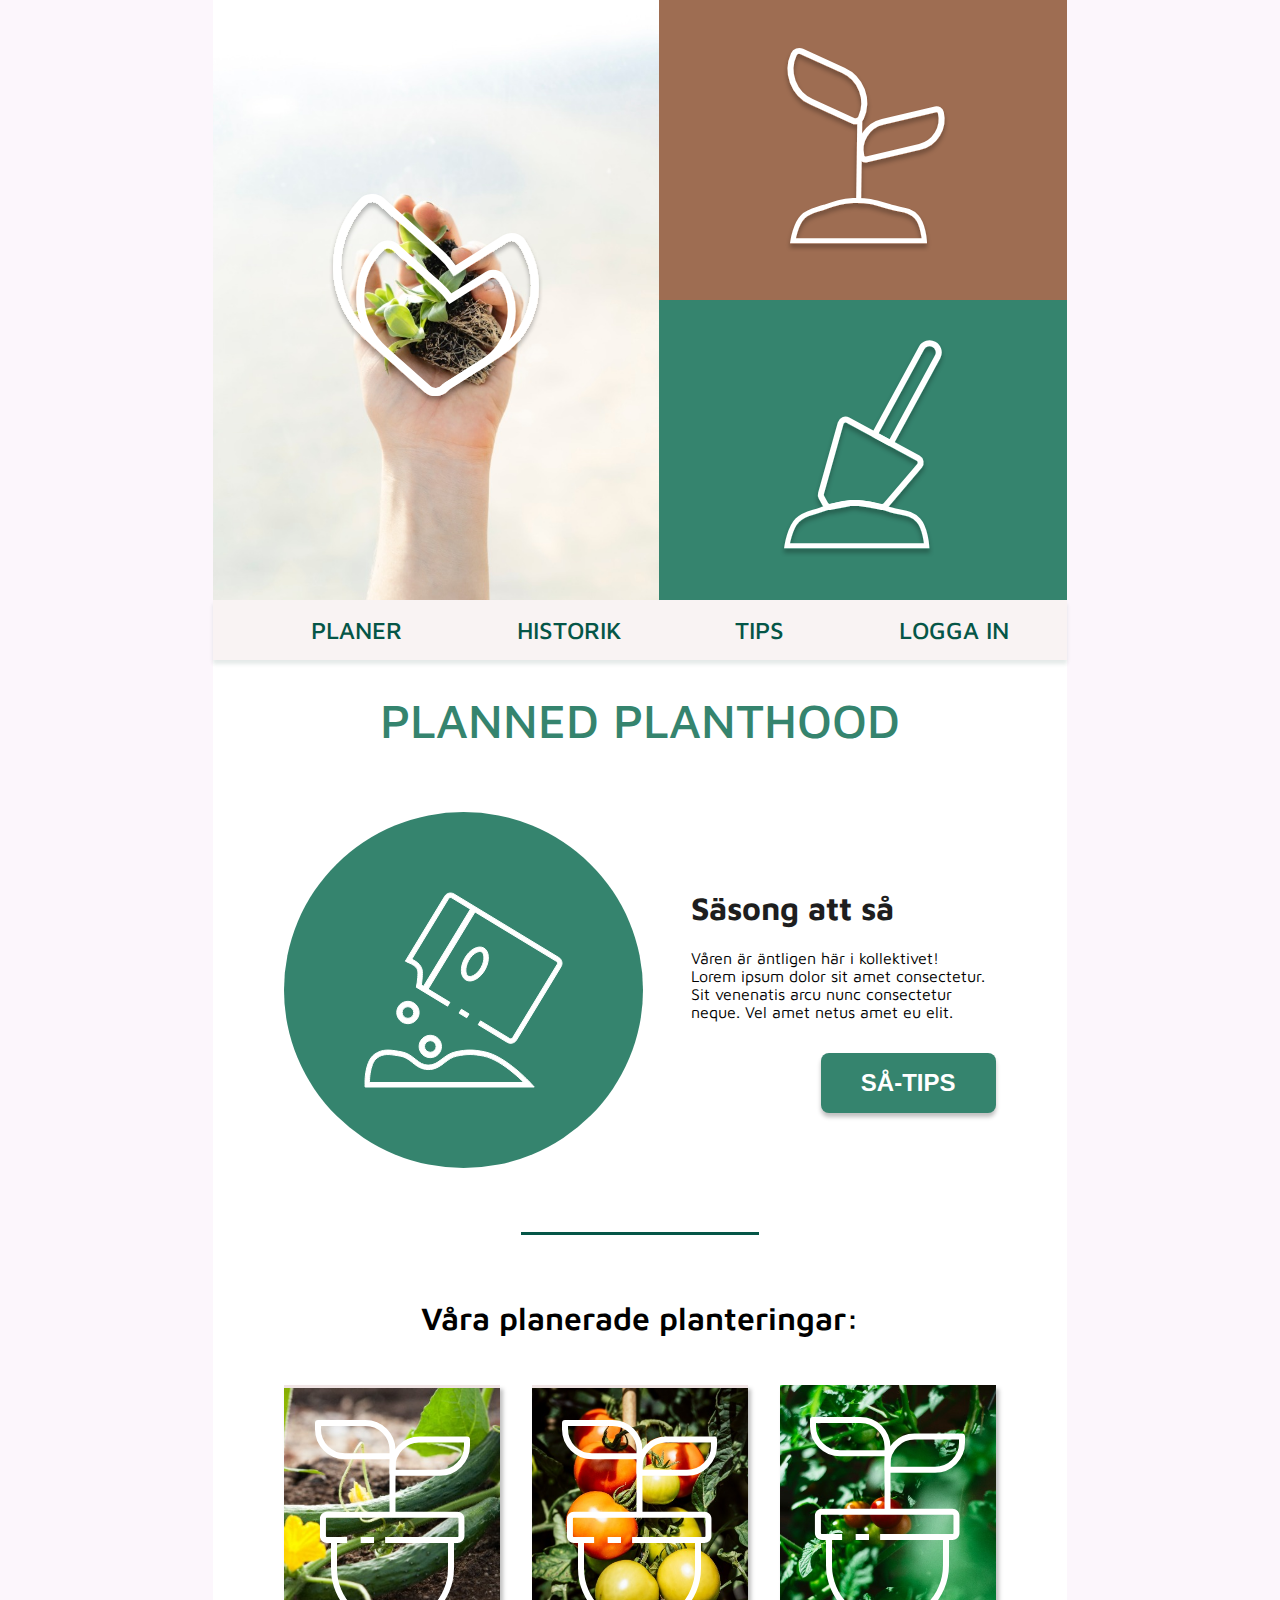
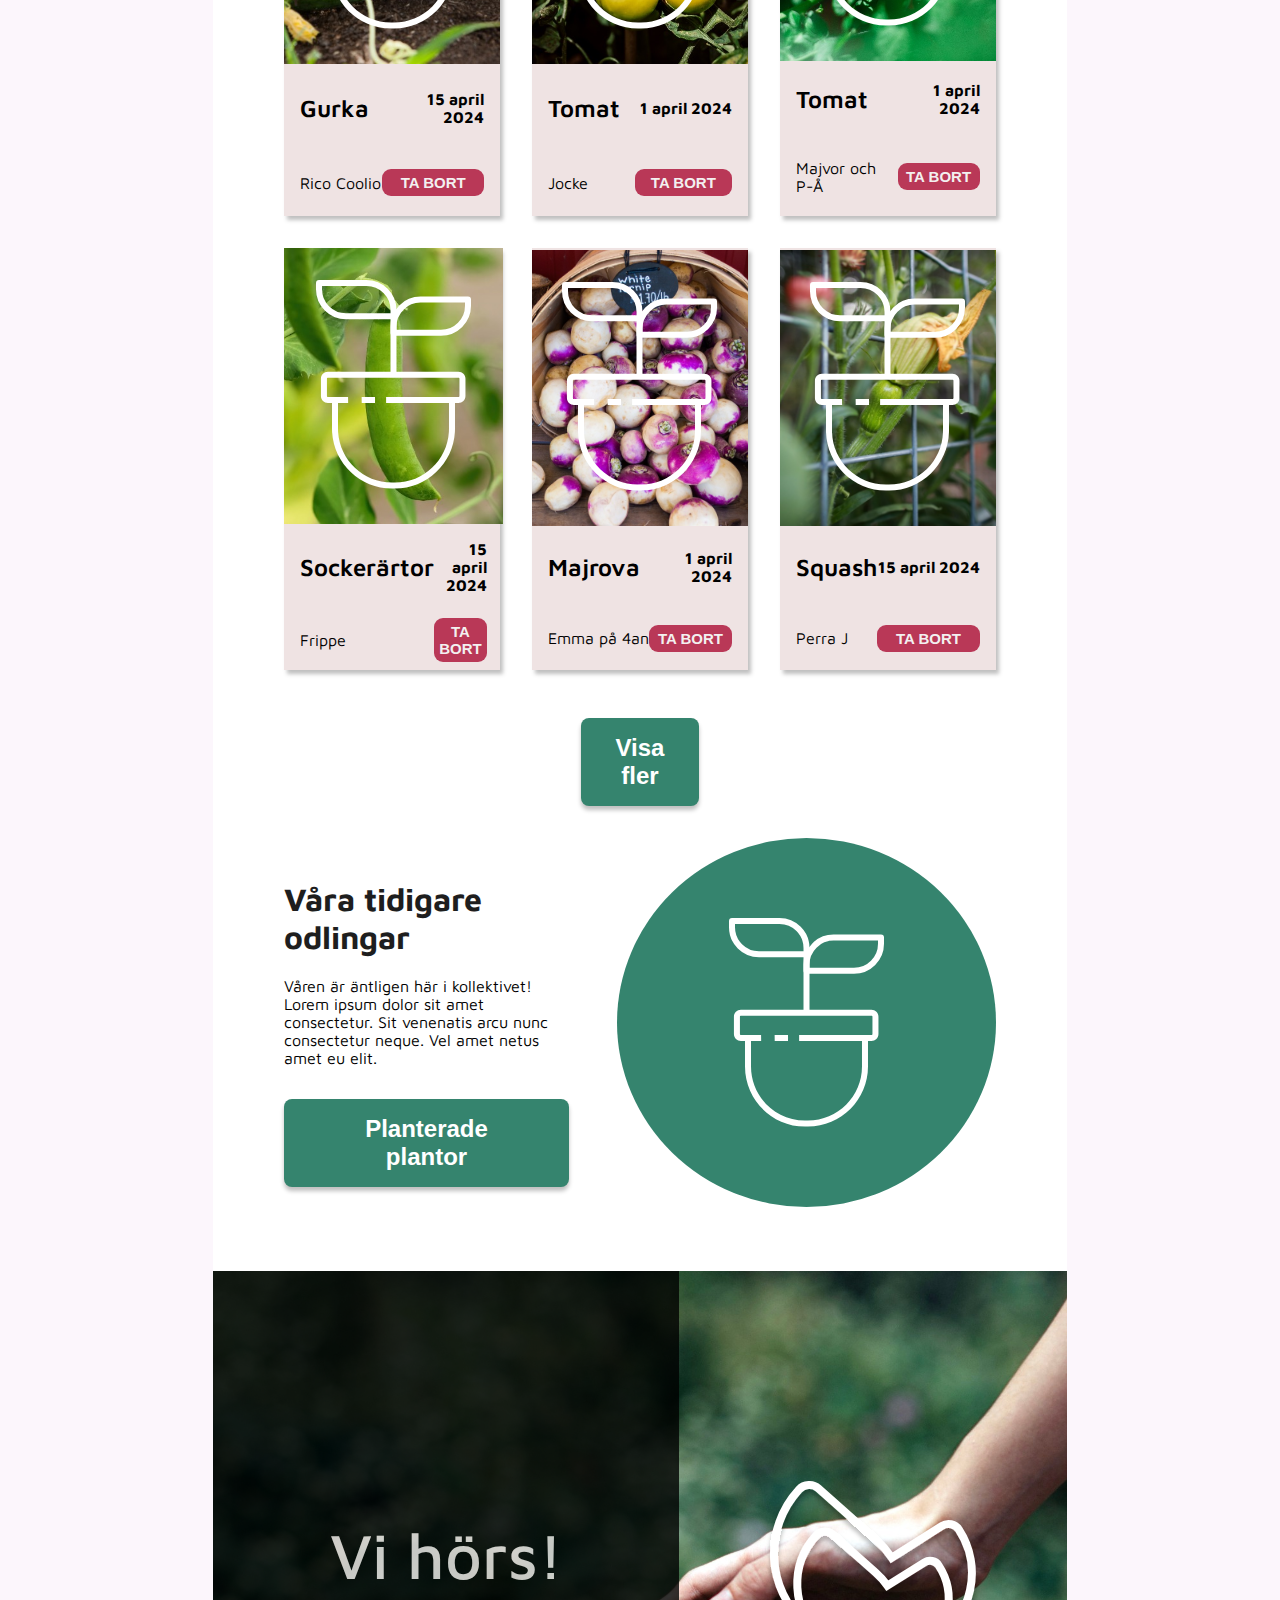
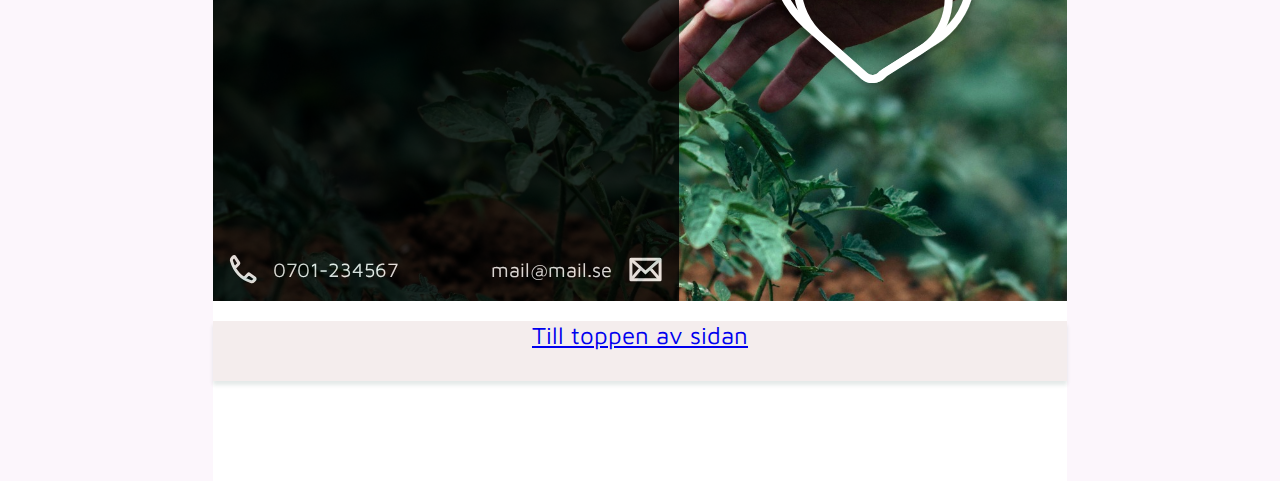
<file: index.html>
<!DOCTYPE html>
<html lang="sv">
  <head>
    <meta charset="UTF-8" />
    <meta name="viewport" content="width=device-width, initial-scale=1.0" />
    <title>Planned Planthood</title>
    <link rel="stylesheet" href="/index.css" />
  </head>

  <body>
    <header>
      <figure class="header-items logo">
        <img src="/assets/Logo.svg" alt="Plant Logo" />
      </figure>

      <input class="header-items burgir" type="checkbox" />

      <figure class="header-items burgir"><img src="/assets/burgir.svg" alt="Hamburger" /></figure>

      <figure class="header-items seedling">
        <img src="/assets/seedling.svg" alt="Din Planta" />
      </figure>

      <figure class="header-items dig">
        <img src="/assets/dig.svg" alt="Grävverktyg" />
      </figure>

      <nav class="header-items">
        <ul>
          <li>
            <a href="#">PLANER</a>
          </li>
          <li>
            <a href="#">HISTORIK</a>
          </li>
          <li>
            <a href="#">TIPS</a>
          </li>
          <li>
            <a href="#">LOGGA IN</a>
          </li>
        </ul>
      </nav>
    </header>

    <main>
      <h1>PLANNED PLANTHOOD</h1>

      <article class="season">
        <figure class="seed-package">
          <img src="/assets/Vectorseedpackage.svg" alt="Seeds poured from package" />
        </figure>

        <section class="sow">
          <h1>Säsong att så</h1>
          <p>Våren är äntligen här i kollektivet!</p>
          <p>
            Lorem ipsum dolor sit amet consectetur. Sit venenatis arcu nunc consectetur neque. Vel
            amet netus amet eu elit.
          </p>
          <button class="theme-button">SÅ-TIPS</button>
        </section>
      </article>

      <section class="planted-plants">
        <div class="border"></div>

        <h2>Våra planerade planteringar:</h2>

        <section class="cards">
          <article class="card">
            <figure class="gurka">
              <img src="/assets/plant.svg" alt="Gurka" />
            </figure>
            <h3>Gurka</h3>
            <p>15 april 2024</p>
            <h4>Rico Coolio</h4>
            <figure class="trash-icon">
              <img src="/assets/Vector (Stroke).svg" alt="Trash" />
            </figure>
            <button class="delete">TA BORT</button>
          </article>

          <article class="card">
            <figure class="tomater">
              <img src="/assets/plant.svg" alt="Tomat" />
            </figure>
            <h3>Tomat</h3>
            <p>1 april 2024</p>
            <h4>Jocke</h4>
            <figure class="trash-icon">
              <img src="/assets/Vector (Stroke).svg" alt="Skräp" />
            </figure>
            <button class="delete">TA BORT</button>
          </article>

          <article class="card">
            <figure class="tomat">
              <img src="/assets/plant.svg" alt="Tomat" />
            </figure>
            <h3>Tomat</h3>
            <p>1 april 2024</p>
            <h4>Majvor och P-Å</h4>
            <figure class="trash-icon">
              <img src="/assets/Vector (Stroke).svg" alt="Trash" />
            </figure>
            <button class="delete">TA BORT</button>
          </article>

          <article class="card">
            <figure class="greens">
              <img src="/assets/plant.svg" alt="Sugar Snap Peas" />
            </figure>
            <h3>Sockerärtor</h3>
            <p>15 april 2024</p>
            <h4>Frippe</h4>
            <figure class="trash-icon">
              <img src="/assets/Vector (Stroke).svg" alt="Trash" />
            </figure>
            <button class="delete">TA BORT</button>
          </article>

          <article class="card">
            <figure class="turnips">
              <img src="/assets/plant.svg" alt="Turnips" />
            </figure>
            <h3>Majrova</h3>
            <p>1 april 2024</p>
            <h4>Emma på 4an</h4>
            <figure class="trash-icon">
              <img src="/assets/Vector (Stroke).svg" alt="Trash" />
            </figure>
            <button class="delete">TA BORT</button>
          </article>

          <article class="card">
            <figure class="squash">
              <img src="/assets/plant.svg" alt="Squash" />
            </figure>
            <h3>Squash</h3>
            <p>15 april 2024</p>
            <h4>Perra J</h4>
            <figure class="trash-icon">
              <img src="/assets/Vector (Stroke).svg" alt="Trash" />
            </figure>
            <button class="delete">TA BORT</button>
          </article>
        </section>

        <button class="theme-button show-more">Visa fler</button>
      </section>

      <article class="earlier">
        <section class="sow">
          <h1>Våra tidigare odlingar</h1>
          <p>Våren är äntligen här i kollektivet!</p>
          <p>
            Lorem ipsum dolor sit amet consectetur. Sit venenatis arcu nunc consectetur neque. Vel
            amet netus amet eu elit.
          </p>
          <button class="theme-button">Planterade plantor</button>
        </section>

        <figure class="earlier-plant">
          <img src="/assets/plant.svg" alt="Plant in pot" />
        </figure>
      </article>
    </main>

    <footer>
      <section class="footer-area">
        <section class="footer-information">
          <h1>Vi hörs!</h1>

          <address>
            <figure>
              <img src="/assets/phone.svg" alt="Telephone" />
              <h3>0701-234567</h3>
            </figure>

            <figure>
              <h3>mail@mail.se</h3>
              <img src="/assets/envelope.svg" alt="Envelope" />
            </figure>
          </address>
        </section>

        <figure class="footer-logo">
          <img src="/assets/Logo.svg" alt="Plant Logo" />
        </figure>
      </section>

      <h2>
        <a href="#">Till toppen av sidan</a>
      </h2>
    </footer>
  </body>
</html>
</file>
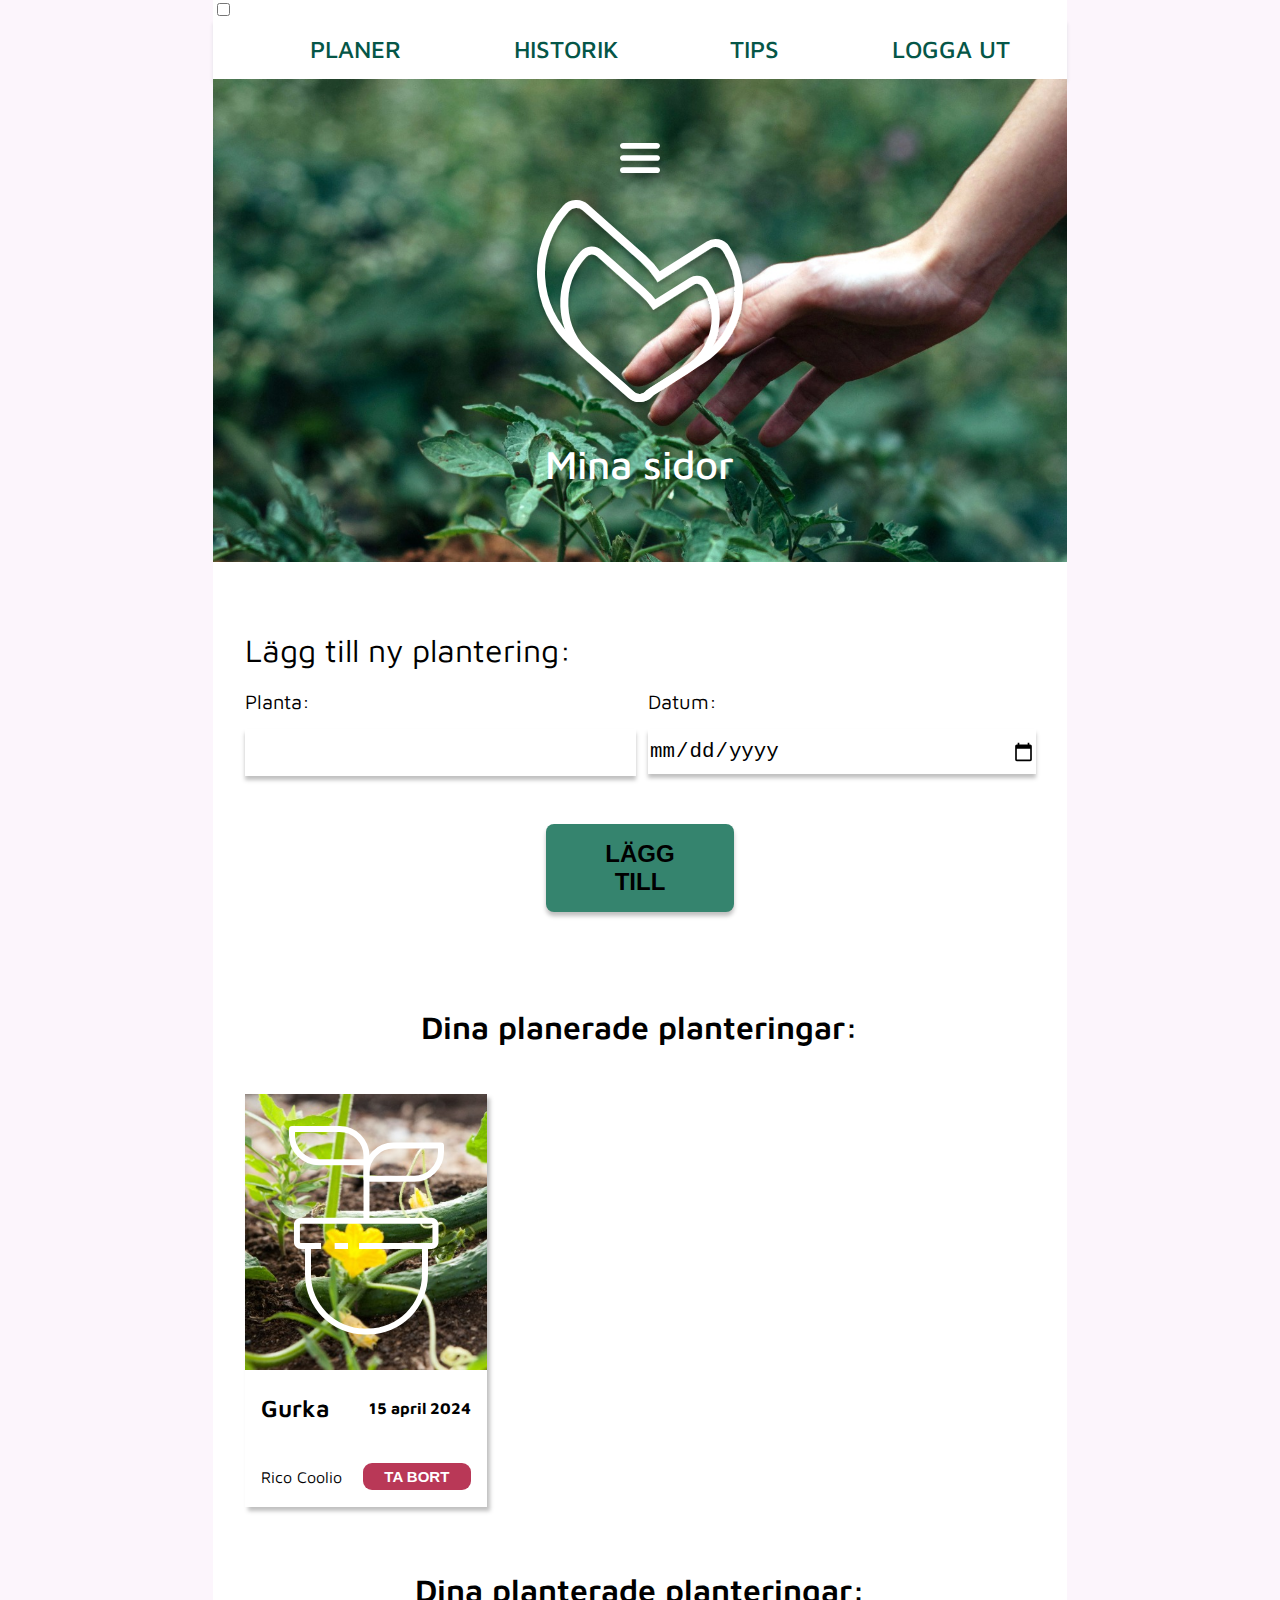
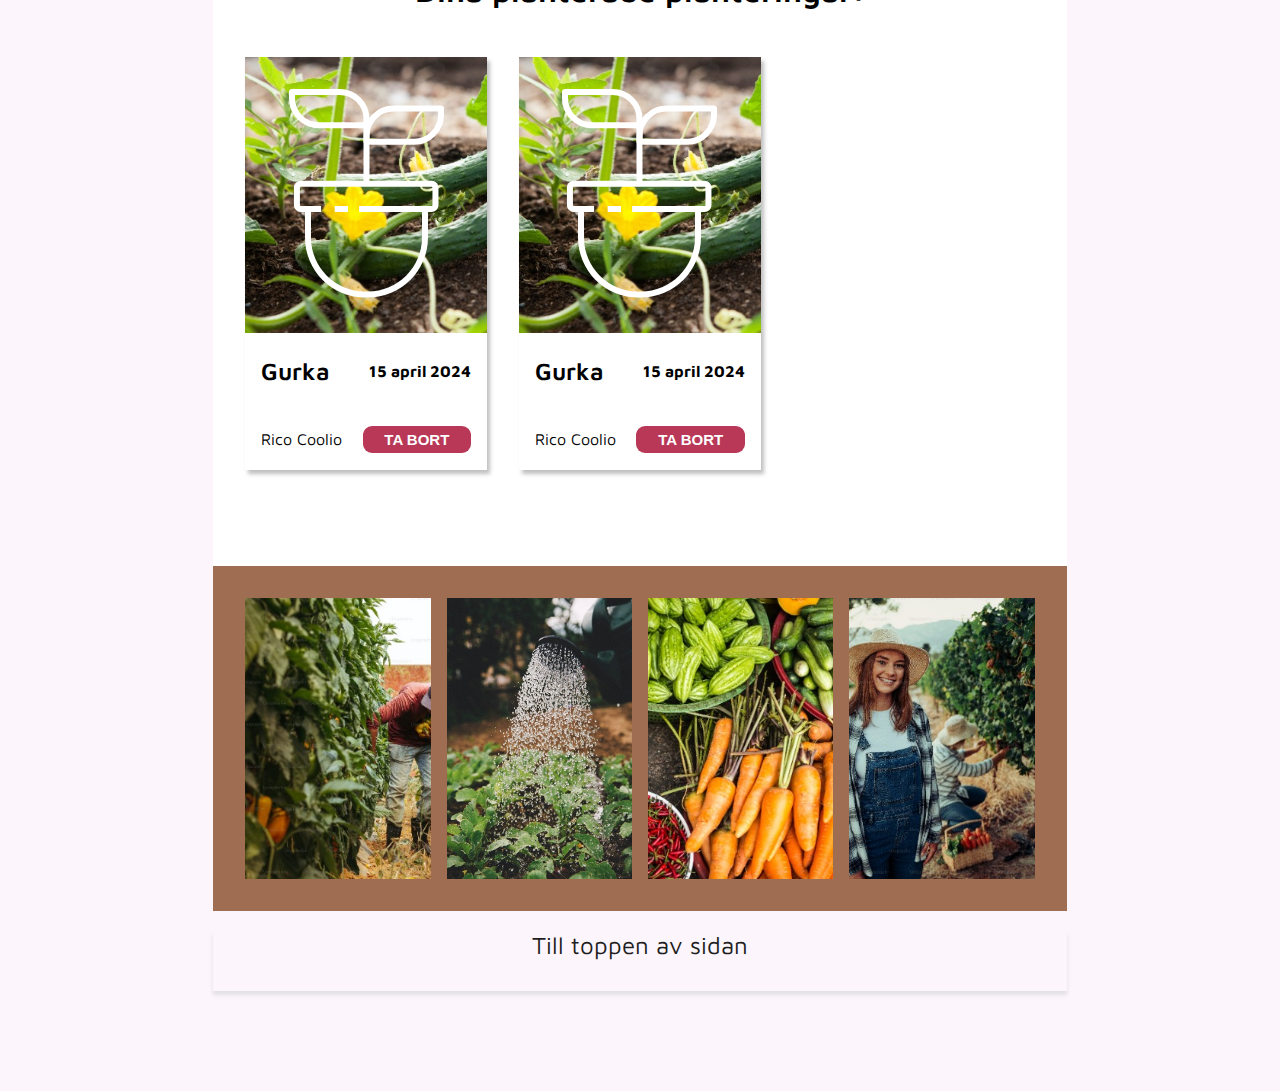
<file: plantage.html>
<!DOCTYPE html>
<html lang="sv">
  <head>
    <meta charset="UTF-8" />
    <meta name="viewport" content="width=device-width, initial-scale=1.0" />
    <title>Mina sidor</title>
    <link rel="stylesheet" href="plantage.css" />
  </head>

  <body>
    <header>
      <input class="burger" type="checkbox" />

      <nav>
        <ul>
          <li>
            <a href="#">PLANER</a>
          </li>
          <li>
            <a href="#">HISTORIK</a>
          </li>
          <li>
            <a href="#">TIPS</a>
          </li>
          <li>
            <a href="/index.html">LOGGA UT</a>
          </li>
        </ul>
      </nav>

      <section class="header-image-area">
        <figure class="burger">
          <img src="/assets/burgir.svg" alt="Hamburger" />
        </figure>

        <figure class="header-logo">
          <img src="/assets/Logo.svg" alt="Plant Logo" />
        </figure>

        <h1>Mina sidor</h1>
      </section>
    </header>

    <main>
      <h1>Lägg till ny plantering:</h1>

      <form action="" method="post" class="add-plant">
        <label for="name">Planta: </label>
        <input type="text" name="name" id="name" />

        <label for="date">Datum: </label>
        <input type="date" name="date" id="date" />

        <button class="theme-button">LÄGG TILL</button>
      </form>

      <section class="planned-plants" id="planned">
        <h2>Dina planerade planteringar:</h2>

        <section class="cards">
          <article class="card">
            <figure class="cucumber">
              <img src="/assets/plant.svg" alt="Cucumber" />
            </figure>
            <h3>Gurka</h3>
            <p>15 april 2024</p>
            <h4>Rico Coolio</h4>
            <figure class="trash-icon">
              <img src="/assets/Vector (Stroke).svg" alt="Trash" />
            </figure>
            <button class="delete">TA BORT</button>
          </article>
        </section>
      </section>

      <section class="planted-plants" id="historik">
        <h2>Dina planterade planteringar:</h2>

        <section class="cards">
          <article class="card">
            <figure class="cucumber">
              <img src="/assets/plant.svg" alt="Gurka" />
            </figure>
            <h3>Gurka</h3>
            <p>15 april 2024</p>
            <h4>Rico Coolio</h4>
            <figure class="trash-icon">
              <img src="/assets/Vector (Stroke).svg" alt="Trash" />
            </figure>
            <button class="delete">TA BORT</button>
          </article>

          <article class="card">
            <figure class="cucumber">
              <img src="/assets/plant.svg" alt="Cucumber" />
            </figure>
            <h3>Gurka</h3>
            <p>15 april 2024</p>
            <h4>Rico Coolio</h4>
            <figure class="trash-icon">
              <img src="/assets/Vector (Stroke).svg" alt="Trash" />
            </figure>
            <button class="delete">TA BORT</button>
          </article>
        </section>
      </section>
    </main>

    <footer>
      <section class="footer-images">
        <figure>
          <img src="/assets/picking-fruits.jpeg" alt="Plocka frukter" />
        </figure>

        <figure>
          <img src="/assets/watering.jpeg" alt="Watering plants" class="vertical-image" />
        </figure>

        <figure>
          <img src="/assets/vegetables.jpeg" alt="Grönsaker" />
        </figure>

        <figure>
          <img src="/assets/girl.jpeg" alt="Tjej på fätet" />
        </figure>
      </section>

      <h2><a href="#">Till toppen av sidan</a></h2>
    </footer>
  </body>
</html>
</file>
<file: index.css>
@import url('https://fonts.googleapis.com/css2?family=Open+Sans:ital,wght@0,300..800;1,300..800&display=swap');
@import url('https://fonts.googleapis.com/css2?family=Lato:ital,wght@0,100;0,300;0,400;0,700;0,900;1,100;1,300;1,400;1,700;1,900&family=Maven+Pro:wght@400..900&display=swap');

:root {
    --theme-green-color: #35846E;
    --link-green-color: #055647;
    --button-bg-color: #B93857;
    --background-margin-color: #FCF5FC;
    --background-content-color: #FFFFFF;
}

body {
    height: 100vh;
    margin: 0;
    font-family: 'Maven Pro';
    display: grid;
    grid-template-columns: repeat(6, 1fr);
    background-color: #FCF6FC;
}

header {
    display: grid;
    justify-items: center;
    grid-column: 2 / 6;
    grid-template-rows: 5fr 5fr 1fr;
    background-color: #F6F6F4;

    .header-items {
        margin: 0;
        width: 100%;
        align-content: center;
        text-align-last: center;
    }

    .burgir {
        display: none;
    }

    nav {
        grid-column: span 2;
        background-color: rgb(249, 243, 243);
        padding: 1rem 0;
        box-shadow: 0px 4px 4px 0px #03382F1C;
        z-index: 2;

        ul {
            display: flex;
            list-style-type: none;
            justify-content: space-around;
            margin: 0;

            a {
                text-decoration: none;
                font-size: 1.5rem;
                color: var(--link-green-color);
                font-weight: 500;
            }
        }
    }
}

.logo {
    grid-row: span 2;
    background: url(/assets/logo-hand.jpeg);
    background-size: cover;
    background-repeat: no-repeat;
    background-position: center;
}

.seedling {
    grid-column-start: 2;
    background-color: #9E6D52;
}

.dig {
    background-color: var(--theme-green-color);
}

main {
    display: grid;
    grid-column: 2 / 6;
    grid-template-columns: repeat(12, 1fr);
    background-color: var(--background-content-color);

    >* {
        grid-column: 2 / 12;
    }

    .theme-button {
        background-color: var(--theme-green-color);
        box-shadow: 0px 4px 4px 0px #00000040;
        color: white;
        border-radius: 8px;
        border: thin;
        padding: 1rem;
        font-size: 24px;
        font-weight: 600;
    }

    h1 {
        font-size: 48px;
        color: var(--theme-green-color);
        text-align: center;
        font-weight: 500;
    }

    article.season,
    article.earlier {
        gap: 3rem;
        margin: 2rem 0 4rem 0;
        display: flex;

        figure {
            background-color: var(--theme-green-color);
            border-radius: 100%;
            display: flex;
            align-items: center;
            justify-content: center;
            margin: 0;

            img {
                padding: 5rem;
            }
        }

        .sow {
            display: flex;
            flex-direction: column;
            align-self: center;

            h1 {
                text-align: left;
                color: #1E1E1E;
                font-size: 32px;
                font-weight: 700;
            }

            p {
                font-size: 16px;
                font-weight: 400;
                margin: 0;
            }

            button {
                margin-top: 2rem;
                align-self: self-end;
            }
        }
    }

    article.earlier {
        .sow>.theme-button {
            align-self: flex-start;
        }

        figure>img {
            padding: 5rem 7rem;
        }
    }

    .gurka {
        background: url(/assets/cucumber.jpeg);
    }

    .tomater {
        background: url(/assets/tomatoes.jpeg);
    }

    .tomat {
        background: url(/assets/tomato.jpeg);
    }

    .greens {
        background: url(/assets/greens.jpeg);
    }

    .turnips {
        background: url(/assets/turnips.jpeg);
    }

    .squash {
        background: url(/assets/flower.jpeg);
    }

    .trash-icon {
        display: none;
    }

    .planted-plants {
        display: grid;
        grid-template-columns: repeat(12, 1fr);

        .border {
            grid-column: 5 / 9;
            border-top: solid;
            border-color: var(--link-green-color);
        }

        h2 {
            margin-top: 4rem;
            margin-bottom: 3rem;
            font-size: 32px;
            font-weight: 600;
            text-align: center;
            grid-column: span 12;
        }

        .cards {
            display: grid;
            grid-template-columns: repeat(12, 1fr);
            grid-column: span 12;
            gap: 2rem;
            margin-bottom: 3rem;

            article.card {
                background-color: rgb(239, 227, 227);
                box-shadow: 3px 4px 4px 0px #00000040;
                display: grid;
                grid-column: span 4;
                align-items: center;

                h3 {
                    font-size: 24px;
                    font-weight: 600;
                }

                h3,
                h4 {
                    margin-left: 1rem;
                }

                h4 {
                    font-weight: 300;
                    font-size: 16px;
                }

                figure {
                    margin: 0;
                    background-size: cover;
                    background-position: center;
                    text-align: center;
                    grid-column: span 4;

                    img {
                        padding: 2rem 0;
                    }
                }

                p {
                    font-size: 16px;
                    text-align: right;
                }

                p,
                button.delete {
                    grid-column-start: 4;
                    font-weight: 700;
                    margin-right: 1rem;
                }

                button.delete {
                    background-color: var(--button-bg-color);
                    color: rgb(243, 240, 240);
                    border-radius: 9px;
                    border: thin;
                    padding: 0.3rem;
                    font-size: 15px;
                }
            }
        }

        button.show-more {
            padding: 1rem;
        }
    }

    button.theme-button {
        padding: 1rem 2.5rem;
        grid-column: 6 / 8;
    }
}

footer {
    display: grid;
    grid-column: 2 / 6;
    padding-bottom: 5rem;
    background-color: var(--background-content-color);

    .footer-area {
        background: url(/assets/hand-above-plants.jpeg);
        background-size: cover;
        background-position: center;
        display: grid;
        grid-column: span 2;

        .footer-information {
            opacity: 0.8;
            background-color: black;
            display: grid;
            grid-template-rows: 9fr 1fr;
            grid-row: span 2;

            h1 {
                font-size: 64px;
                font-weight: 500;
                color: rgb(242, 232, 232);
                text-align: center;
                align-content: center;
            }

            address {
                display: flex;
                justify-content: space-between;

                figure {
                    display: flex;
                    margin: 0;
                    align-items: center;

                    >img {
                        margin: 0 1rem;
                    }
                }

                h3 {
                    color: white;
                    font-size: 20px;
                    font-weight: 400;
                    font-style: normal;
                }
            }
        }

        .footer-logo {
            display: grid;
            grid-column-start: 2;
            grid-row: span 2;
            justify-content: center;
            align-content: center;
        }
    }

    h2 {
        display: flex;
        align-items: center;
        justify-content: center;
        font-weight: 400;
        font-size: 24px;
        grid-column: span 2;
        background-color: rgb(244, 237, 237);
        box-shadow: 0px 4px 4px 0px #03382F1C;
        padding-bottom: 2rem;
        font-style: normal;
    }
}

@media (max-width: 600px) {
    body {
        grid-template-columns: auto;

        main>article.earlier>figure>img {
            height: 50%;
            padding: 3rem 0rem;

        }
    }


    header {
        grid-template-rows: 2fr 1fr;

        .burgir {
            position: absolute;
            padding: 1rem 1rem 0 0;
            z-index: 3;
            display: flex;
            justify-self: self-end;
            justify-content: right;
        }

        input[type="checkbox"] {
            position: absolute;
            width: 48px;
            height: 38px;
            opacity: 0;
            margin: 1rem 1rem 0 0;
            z-index: 4;
        }

        input:checked {
            z-index: 5;

            ~nav {
                position: absolute;
                top: 0;
                display: inline;

                ul {
                    flex-direction: column;
                }
            }
        }
    }

    .logo {
        grid-row: span 1;
        grid-column: span 6;
    }

    .seedling,
    .dig {
        grid-column: span 3;

        img {
            width: 70%;
        }
    }

    nav {
        display: none;
    }

    main {

        >h1 {
            font-size: 24px;
        }

        .planted-plants {
            grid-column: 1 / 13;
            margin-left: 1rem;
            margin-right: 1rem;

            .border {
                grid-column: 3 / 11;
            }

            >h2 {
                font-size: 16px;
                margin: 3rem 0 2rem 0;
            }

            .cards {
                gap: 1rem;
                grid-template-columns: 1fr 1fr;

                article.card {
                    grid-column: span 1;

                    p {
                        font-size: 10px;
                    }

                    h3 {
                        font-size: 14px;
                    }

                    h4 {
                        font-size: 10px;
                    }

                    button.delete {
                        display: none;
                    }

                    figure.trash-icon {
                        display: block;
                        grid-column-start: 4;
                        justify-self: flex-end;
                        margin-right: 1rem;

                        img {
                            width: fit-content;
                            padding: 0;
                        }
                    }

                    figure:not(.trash-icon) {
                        img {
                            width: 50%;
                        }
                    }
                }
            }

            button.show-more {
                grid-column: 5 / 9;
                font-size: 16px;
                font-weight: 700;
            }
        }

        article.season,
        article.earlier {
            flex-direction: column-reverse;

            section.sow {
                align-items: center;

                h1 {
                    font-size: 16px;
                }

                p {
                    text-align: center;
                    font-size: 14px;

                }

                button.theme-button {
                    font-size: 16px;
                    font-weight: 700;
                    padding: 0.8rem 1.8rem;
                    align-self: center;
                }
            }

            figure {
                aspect-ratio: 0.7/0.7;
                align-self: center;

                img {
                    padding: 4rem 5rem;
                }
            }
        }
    }

    footer {
        padding: 0;

        .footer-area {
            display: flex;
            flex-direction: column-reverse;

            .footer-logo {
                padding: 4rem 0;
            }

            .footer-information {
                display: block;

                h1 {
                    padding: 7rem 0;
                    font-size: 32px;

                }

                address {
                    margin-bottom: 1rem;

                    h3 {
                        font-size: 12px;
                    }
                }
            }
        }

        h2 {
            font-size: 12px;
            margin-top: 1rem;
            margin-bottom: 0;
        }
    }
}
</file>
<file: plantage.css>
@import url('https://fonts.googleapis.com/css2?family=Lato:ital,wght@0,100;0,300;0,400;0,700;0,900;1,100;1,300;1,400;1,700;1,900&family=Maven+Pro:wght@400..900&display=swap');
@import url('https://fonts.googleapis.com/css2?family=Open+Sans:ital,wght@0,300..800;1,300..800&display=swap');




:root {
    --background-margin-color: #FCF5FC;
    --background-content-color: #FFFFFF;
    --footer-background-color: #9E6D52;
    --theme-green-color: #35846E;
    --link-green-color: #055647;
    --button-bg-color: #B93857;

}

body {
    display: grid;
    grid-template-columns: repeat(6, 1fr);
    font-family: 'Maven Pro';
    background-color: var(--background-margin-color);
    height: 100vh;
    margin: 0;
    display: grid;

}

header,
main,
footer {
    grid-column: 2 / 6;
}

p {
    font-size: 16px;
    text-align: right;
}

h3 {
    margin-left: 1rem;
    font-size: 24px;
    font-weight: 600;
}

h4 {
    margin-left: 1rem;
    font-weight: 300;
    font-size: 16px;
}

.theme-button {
    background-color: var(--theme-green-color);
    border-radius: 8px;
    font-size: 24px;
    font-weight: 700;
    border: thin;
    box-shadow: 0px 4px 4px 0px #00000040;
    padding: 1rem 2rem;
    grid-column: 5 / 9;
}

button:hover {
    cursor: pointer;
}

a {
    text-decoration: none;
    color: #1E1E1E;
}


header {
    background-color: var(--background-content-color);
    margin-bottom: 3rem;
    height: 100%;


    nav {
        background-color: white;
        box-shadow: 0px 4px 4px 0px #03382F1C;
        align-content: center;

        ul {
            display: flex;
            list-style-type: none;
            justify-content: space-around;

            a {
                text-decoration: none;
                font-size: 1.5rem;
                color: var(--link-green-color);
                font-weight: 500;
            }
        }
    }

    .header-image-area {
        background: url(/assets/hand-above-plants.jpeg);
        background-size: cover;
        background-repeat: no-repeat;
        background-position: center;
        text-align: center;
        padding: 3rem 0;



        h1 {
            font-size: 40px;
            font-weight: 500;
            color: white;
        }
    }
}


main {
    background-color: var(--background-content-color);
    padding: 0 2rem 3rem 2rem;

    h1 {
        font-size: 32px;
        font-weight: 400;
    }

    .add-plant {
        display: grid;
        grid-template-columns: repeat(12, 1fr);
        gap: 1rem;

        label {
            display: block;
            grid-column: span 6;
            font-size: 20px;
            font-weight: 400;
        }

        button {
            margin: 2rem;
        }

        input {
            grid-column: span 6;
            box-shadow: 0px 4px 4px 0px #00000040;
            width: 100%;
            height: 45px;
            border: thin;
            font-size: 1.3rem;
        }

        #name {
            grid-row: 2;
        }
    }

    .planned-plants,
    .planted-plants {
        h2 {
            margin-top: 4rem;
            margin-bottom: 3rem;
            font-size: 32px;
            font-weight: 600;
            text-align: center;

        }

        .cards {
            display: grid;
            grid-template-columns: repeat(12, 1fr);
            gap: 2rem;
            margin-bottom: 3rem;

            .card {
                display: grid;
                grid-column: span 4;
                align-items: center;
                box-shadow: 3px 4px 4px 0px #00000040;

                .cucumber {
                    background: url(/assets/cucumber.jpeg);
                    background-size: cover;
                }

                .trash-icon {
                    display: none;
                }

                figure {
                    background-size: cover;
                    margin: 0;
                    grid-column: span 4;
                    text-align: center;


                    img {
                        padding: 2rem 0;
                    }
                }

                p,
                .delete {
                    font-weight: 700;
                    margin-right: 1rem;
                    grid-column-start: 4;
                }

                .delete {
                    background-color: var(--button-bg-color);
                    color: white;
                    font-size: 15px;
                    border-radius: 9px;
                    border: thin;
                    padding: 0.3rem;
                }
            }
        }
    }
}


footer {
    padding-bottom: 5rem;

    .footer-images {
        padding: 2rem;
        background-color: var(--footer-background-color);
        display: grid;
        grid-template-columns: repeat(12, 1fr);
        gap: 1rem;

        figure {
            grid-column: span 3;
            margin: 0;
            padding: 0;

            img {
                width: 100%;
                height: 100%;
                object-fit: cover;
            }
        }
    }

    h2 {
        box-shadow: 0px 4px 4px 0px #03382F1C;
        font-size: 24px;
        font-weight: 400;
        text-align: center;
        padding-bottom: 2rem;
    }
}




@media (max-width: 600px) {


    body {
        display: flex;
        flex-direction: column;
    }


    .theme-button {
        width: 40%;
        padding: 0.5rem 0;
        font-size: 16px;
        font-weight: 400;
        margin: 0;
        align-self: center;
    }

    h4 {
        font-size: 10px;
    }

    p {
        font-size: 10px;
    }

    h3 {
        font-size: 14px;
    }


    header {
        margin-bottom: 0;
        grid-template-rows: 2fr 1fr;


        nav {
            display: none;
        }

        .burgir {
            display: flex;
            right: 0;
            margin: 0;
            position: absolute;
            padding: 1rem 1rem 0 0;
            z-index: 3;
        }

        .header-image-area {
            padding: 0;

            .header-logo {
                margin-top: 4rem;
            }

            h1 {
                font-size: 32px;
                margin-bottom: 3rem;
            }
        }

        input[type="checkbox"] {
            width: 48px;
            height: 38px;
            opacity: 0;
            position: absolute;
            margin: 1rem 1rem 0 0;
        }
    }


    main {
        padding: 0 2rem;

        h1 {
            font-size: 24px;
            text-align: center;
        }

        .add-plant {
            display: flex;
            flex-direction: column;
            gap: 1rem;

            label {
                font-size: 12px;
            }

            input {
                border: 1px solid #FFFFFF;
                height: 36px;
            }
        }

        .planted-plants,
        .planned-plants {

            h2 {
                font-size: 16px;
                margin: 3rem 0 2rem 0;
            }

            .cards {
                grid-template-columns: repeat(2, 1fr);
                f gap: 2rem;

                .card {
                    grid-column: span 1;

                    button {
                        display: none;
                    }

                    img {
                        width: 50%;
                    }


                    .trash-icon {
                        display: block;
                        grid-column-start: 4;
                        justify-self: flex-end;
                        margin-right: 1rem;

                        img {
                            width: fit-content;
                            padding: 0;
                        }
                    }
                }
            }

            .theme-button {
                font-size: 16px;
                font-weight: 700;
                grid-column: 7 / 9;
            }
        }
    }


    footer {

        .footer-images {
            background-color: var(--footer-background-color);
            padding: 1rem;
            grid-template-rows: 1fr 1fr;
            gap: 0.7rem;

            figure {
                grid-column: span 6;

                .vertical-image {
                    aspect-ratio: 16 / 9;
                }
            }
        }

        h2 {
            grid-column: span 12;
            margin-bottom: 0;
            font-size: 12px;
        }
    }
}
</file>
